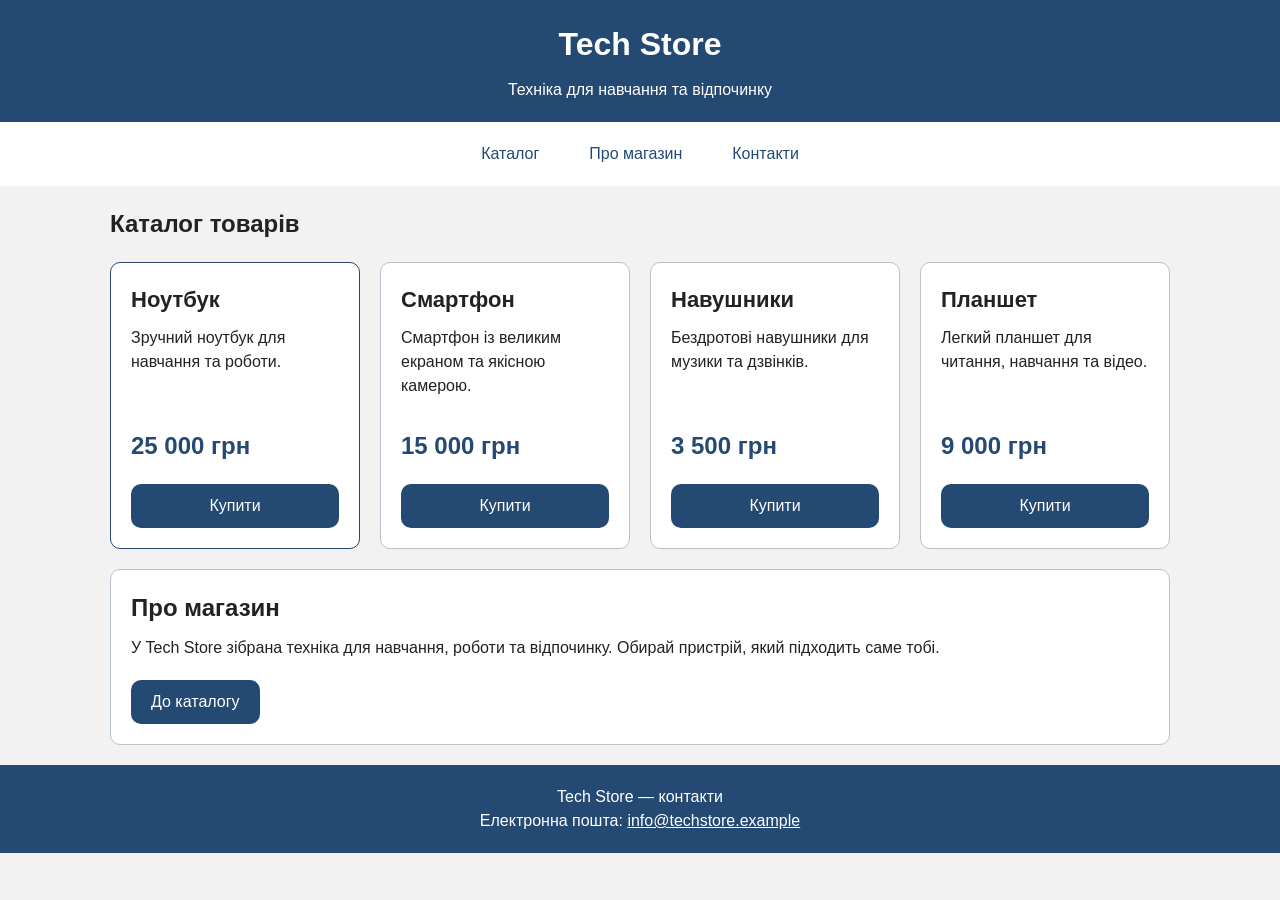
<file: Практична 8_робота_CSS_змінні_та_оптимізація_коду/index.html>
<!DOCTYPE html>
<html lang="uk">
<head>
  <meta charset="UTF-8">
  <meta name="viewport" content="width=device-width, initial-scale=1.0">
  <title>Tech Store — каталог товарів</title>
  <link rel="stylesheet" href="style.css">
  <!-- Для порівняння підключай original.css або style.min.css замість style.css. -->
</head>
<body>

  <header class="site-header">
    <h1 class="site-header__title">Tech Store</h1>
    <p class="site-header__description">Техніка для навчання та відпочинку</p>
  </header>

  <nav class="site-nav" aria-label="Головне меню">
    <a class="site-nav__link" href="#catalog">Каталог</a>
    <a class="site-nav__link" href="#about">Про магазин</a>
    <a class="site-nav__link" href="#contacts">Контакти</a>
  </nav>

  <main class="container">
    <section id="catalog">
      <h2 class="section-title">Каталог товарів</h2>

      <div class="products">
        <article class="card product product--featured">
          <h3 class="product__title">Ноутбук</h3>
          <p class="product__description">Зручний ноутбук для навчання та роботи.</p>
          <p class="product__price">25 000 грн</p>
          <button class="button product__button" type="button">Купити</button>
        </article>

        <article class="card product">
          <h3 class="product__title">Смартфон</h3>
          <p class="product__description">Смартфон із великим екраном та якісною камерою.</p>
          <p class="product__price">15 000 грн</p>
          <button class="button product__button" type="button">Купити</button>
        </article>

        <article class="card product">
          <h3 class="product__title">Навушники</h3>
          <p class="product__description">Бездротові навушники для музики та дзвінків.</p>
          <p class="product__price">3 500 грн</p>
          <button class="button product__button" type="button">Купити</button>
        </article>

        <article class="card product">
          <h3 class="product__title">Планшет</h3>
          <p class="product__description">Легкий планшет для читання, навчання та відео.</p>
          <p class="product__price">9 000 грн</p>
          <button class="button product__button" type="button">Купити</button>
        </article>
      </div>
    </section>

    <section class="card about" id="about">
      <h2 class="about__title">Про магазин</h2>
      <p class="about__text">У Tech Store зібрана техніка для навчання, роботи та відпочинку. Обирай пристрій, який підходить саме тобі.</p>
      <a class="button about__button" href="#catalog">До каталогу</a>
    </section>
  </main>

  <footer class="site-footer" id="contacts">
    <p class="site-footer__text">Tech Store — контакти</p>
    <p class="site-footer__text">Електронна пошта: <a class="site-footer__link" href="mailto:info@techstore.example">info@techstore.example</a></p>
  </footer>

</body>
</html>
</file>
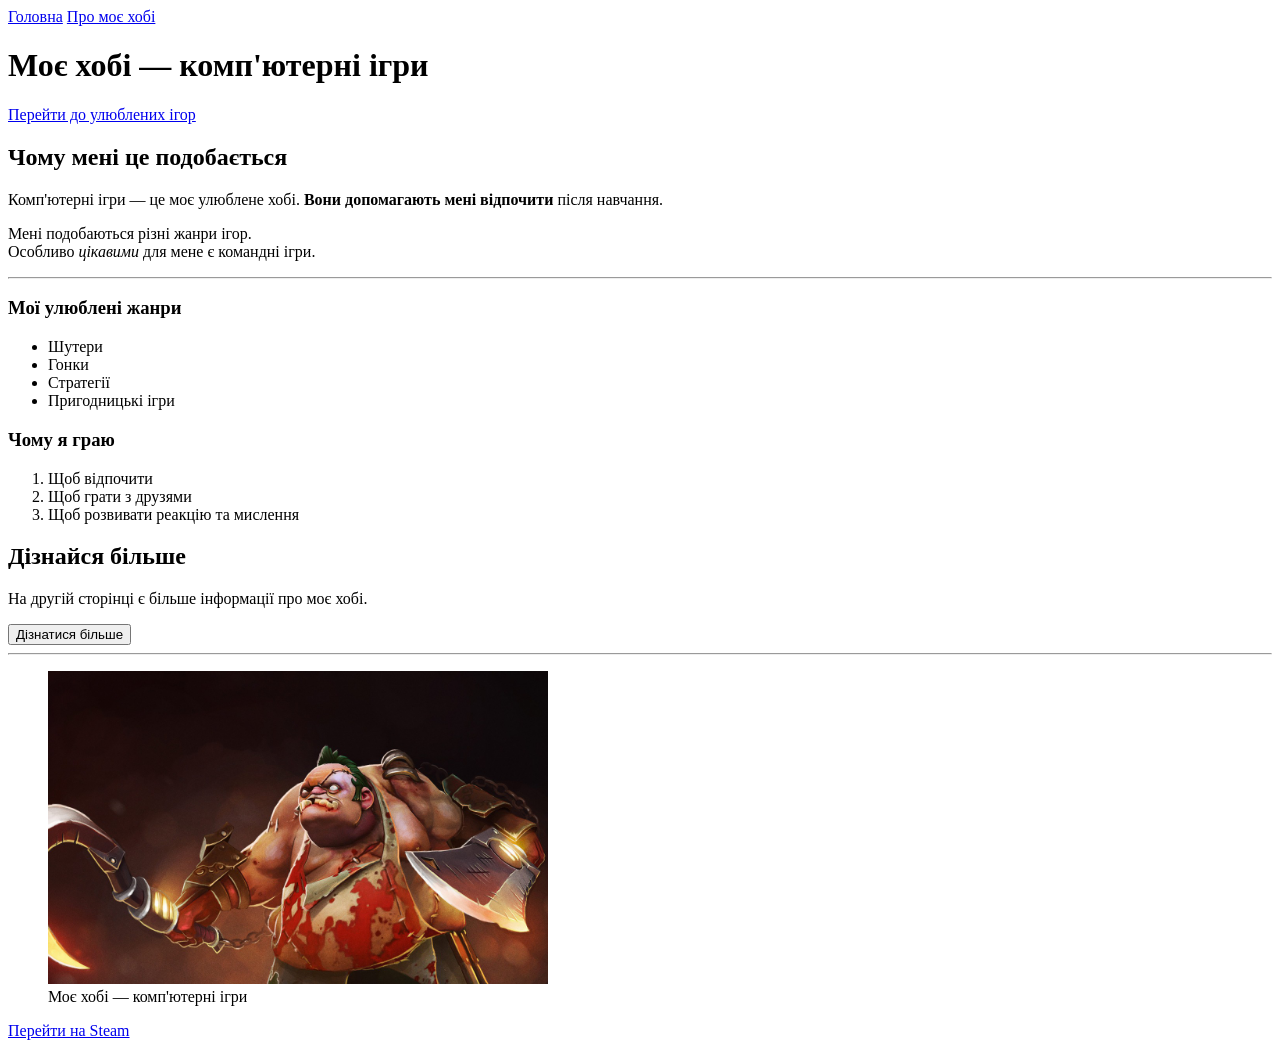
<file: Практична робота 3/index.html>
<!DOCTYPE html>
<html lang="uk">
<head>
    <meta charset="UTF-8">
    <meta name="viewport" content="width=device-width, initial-scale=1.0">
    <title>Моє хобі</title>
</head>
<body>

    <nav>
        <a href="index.html">Головна</a>
        <a href="info.html">Про моє хобі</a>
    </nav>

    <h1>Моє хобі — комп'ютерні ігри</h1>

    <a href="#games">Перейти до улюблених ігор</a>

    <h2>Чому мені це подобається</h2>

    <p>
        Комп'ютерні ігри — це моє улюблене хобі.
        <strong>Вони допомагають мені відпочити</strong>
        після навчання.
    </p>

    <p>
        Мені подобаються різні жанри ігор.<br>
        Особливо <em>цікавими</em> для мене є командні ігри.
    </p>

    <hr>

    <h3 id="games">Мої улюблені жанри</h3>

    <ul>
        <li>Шутери</li>
        <li>Гонки</li>
        <li>Стратегії</li>
        <li>Пригодницькі ігри</li>
    </ul>

    <h3>Чому я граю</h3>

    <ol>
        <li>Щоб відпочити</li>
        <li>Щоб грати з друзями</li>
        <li>Щоб розвивати реакцію та мислення</li>
    </ol>

    <div>
    <h2>Дізнайся більше</h2>
    <p>На другій сторінці є більше інформації про моє хобі.</p>

    <form action="info.html">
        <button type="submit">Дізнатися більше</button>
    </form>
</div>

    <hr>

    <figure>
        <img src="images/game.jpg"
             alt="Персонаж з комп'ютерної гри"
             width="500">

        <figcaption>
            Моє хобі — комп'ютерні ігри
        </figcaption>
    </figure>

    <p>
        <a href="https://store.steampowered.com/" target="_blank">
            Перейти на Steam
        </a>
    </p>

</body>
</html>
</file>
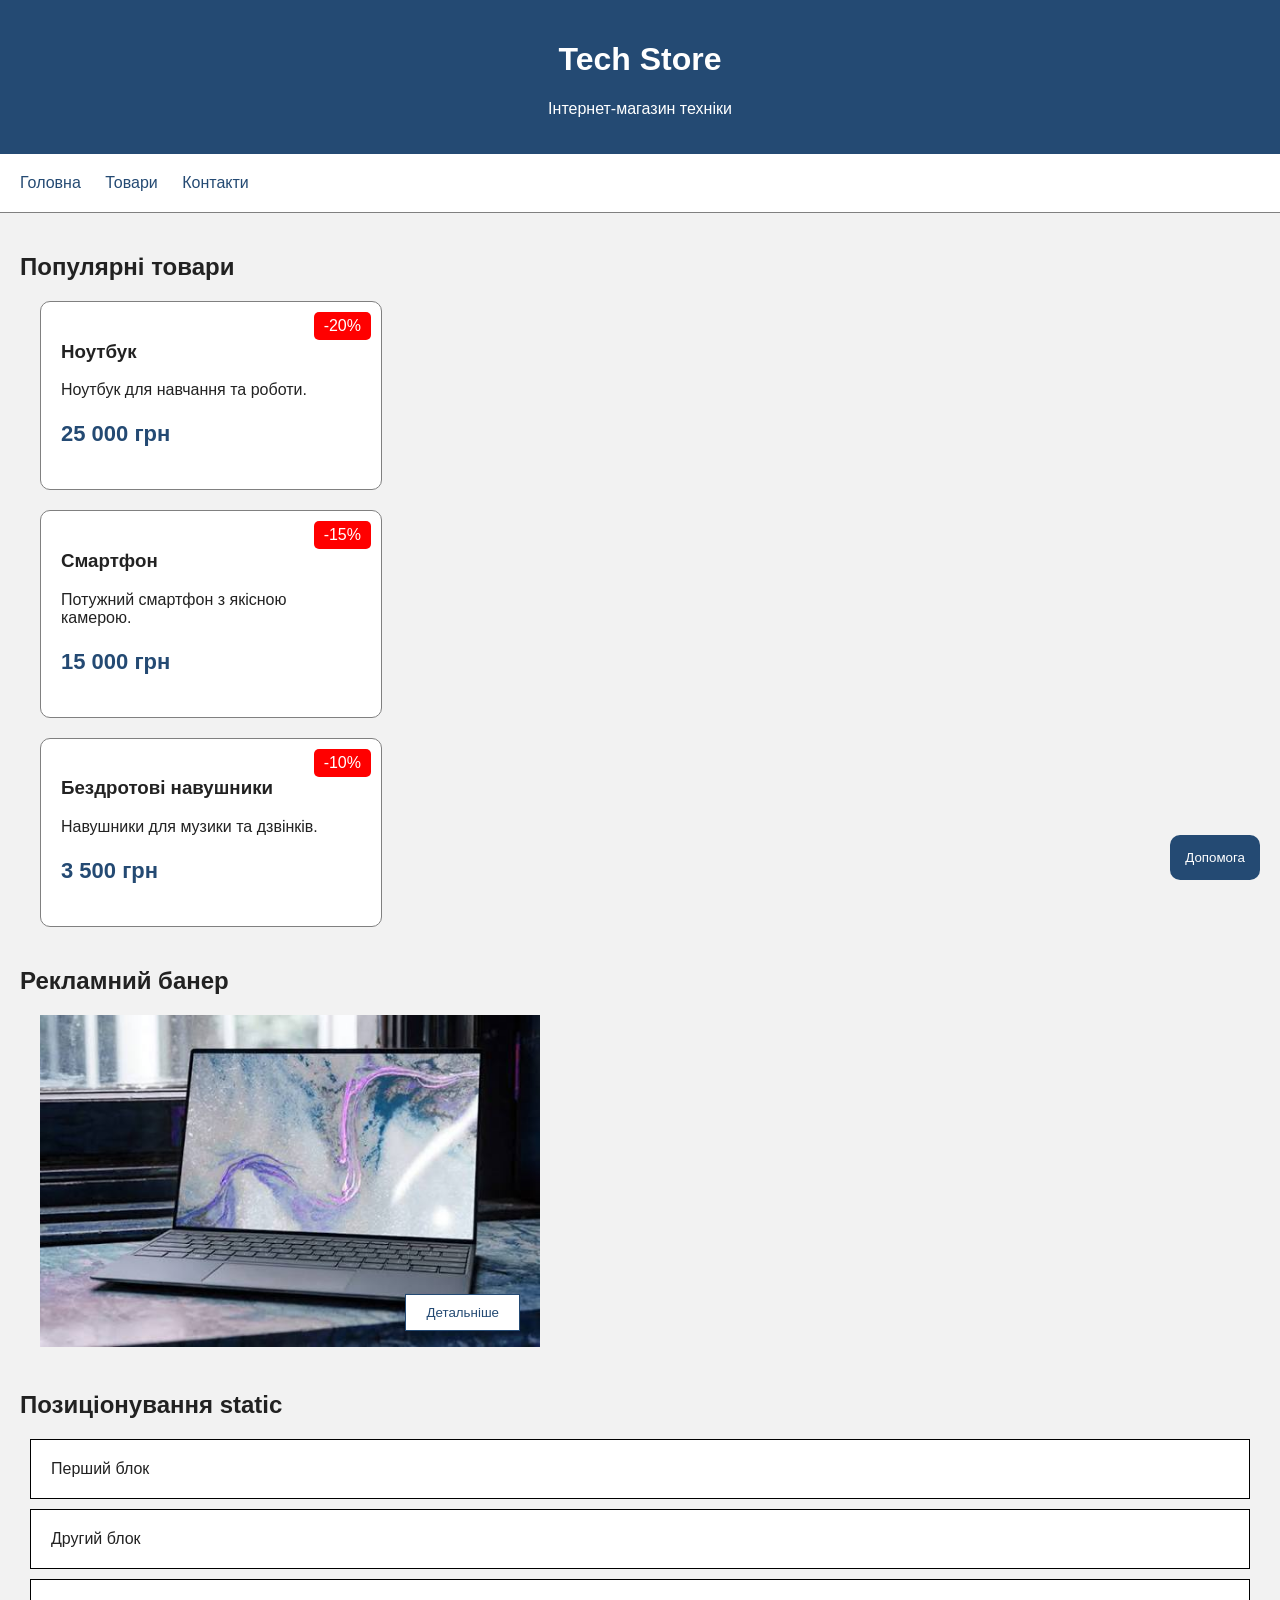
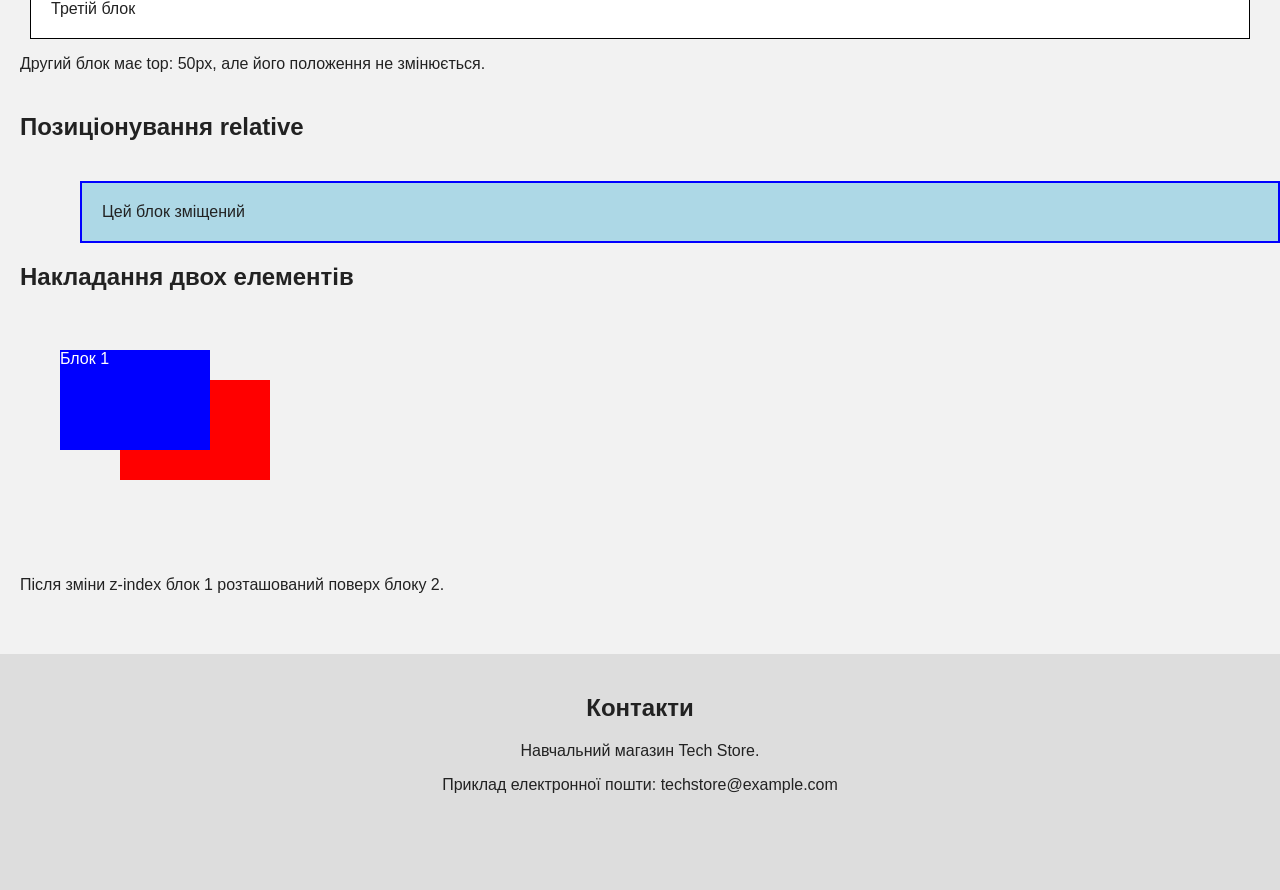
<file: Практична робота 5(1)/index.html>
<!DOCTYPE html>
<html lang="uk">
<head>
  <meta charset="UTF-8">
  <title>Інтернет-магазин Tech Store</title>
  <link rel="stylesheet" href="style.css">
</head>
<body>

  <header id="home">
    <h1>Tech Store</h1>
    <p>Інтернет-магазин техніки</p>
  </header>

  <nav class="menu">
    <a href="#home">Головна</a>
    <a href="#products">Товари</a>
    <a href="#contacts">Контакти</a>
  </nav>

  <main>
    <section id="products">
      <h2>Популярні товари</h2>

      <article class="product">
        <span class="discount">-20%</span>
        <h3>Ноутбук</h3>
        <p>Ноутбук для навчання та роботи.</p>
        <p class="price">25 000 грн</p>
      </article>

      <article class="product">
        <span class="discount">-15%</span>
        <h3>Смартфон</h3>
        <p>Потужний смартфон з якісною камерою.</p>
        <p class="price">15 000 грн</p>
      </article>

      <article class="product">
        <span class="discount">-10%</span>
        <h3>Бездротові навушники</h3>
        <p>Навушники для музики та дзвінків.</p>
        <p class="price">3 500 грн</p>
      </article>
    </section>

    <section>
      <h2>Рекламний банер</h2>

      <div class="banner">
        <img src="banner.jpg" alt="Акційна пропозиція магазину техніки">

        <button class="banner-button" type="button">
          Детальніше
        </button>
      </div>
    </section>

    <section>
      <h2>Позиціонування static</h2>

      <div class="static-box">
        Перший блок
      </div>

      <div class="static-box static-top">
        Другий блок
      </div>

      <div class="static-box">
        Третій блок
      </div>

      <p>Другий блок має top: 50px, але його положення не змінюється.</p>
    </section>

    <section>
      <h2>Позиціонування relative</h2>

      <div class="relative-box">
        Цей блок зміщений
      </div>
    </section>

    <section>
      <h2>Накладання двох елементів</h2>

      <div class="layers">
        <div class="box1">Блок 1</div>
        <div class="box2">Блок 2</div>
      </div>

      <p>Після зміни z-index блок 1 розташований поверх блоку 2.</p>
    </section>
  </main>

  <footer id="contacts">
    <h2>Контакти</h2>
    <p>Навчальний магазин Tech Store.</p>
    <p>Приклад електронної пошти: techstore@example.com</p>
  </footer>

  <button class="help" type="button">
    Допомога
  </button>

</body>
</html>
</file>
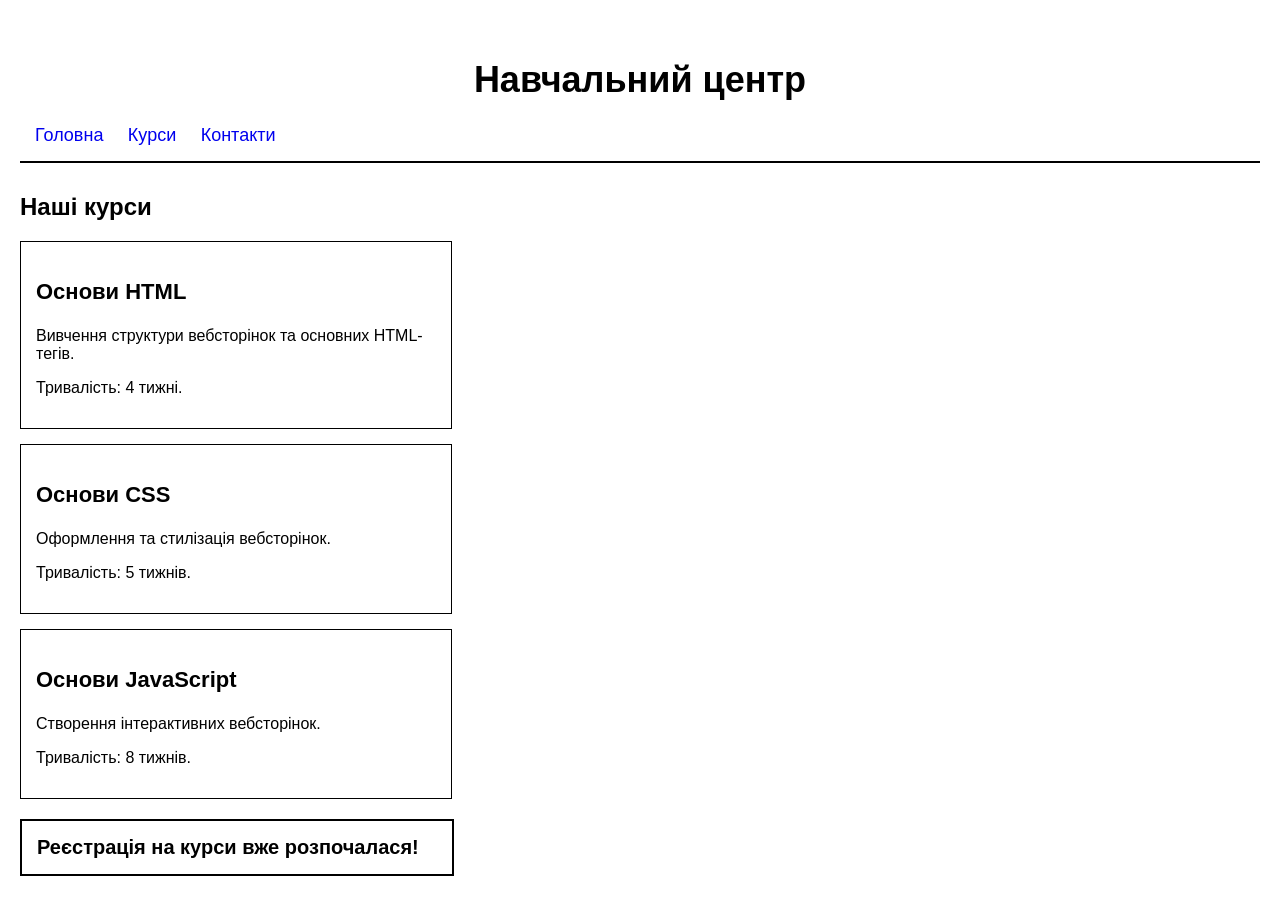
<file: Практична робота 5/index.html>
<!DOCTYPE html>
<html lang="uk">
<head>
    <meta charset="UTF-8">
    <meta name="viewport" content="width=device-width, initial-scale=1.0">
    <title>Навчальний центр</title>

    <link rel="stylesheet" href="style.css">
</head>

<body>

    <header>
        <h1 id="main-title">Навчальний центр</h1>

        <nav>
            <a href="#">Головна</a>
            <a href="#">Курси</a>
            <a href="#">Контакти</a>
        </nav>
    </header>

    <main>

        <h2>Наші курси</h2>

        <article class="card">
            <h3>Основи HTML</h3>
            <p>Вивчення структури вебсторінок та основних HTML-тегів.</p>
            <p>Тривалість: 4 тижні.</p>
        </article>

        <article class="card">
            <h3>Основи CSS</h3>
            <p>Оформлення та стилізація вебсторінок.</p>
            <p>Тривалість: 5 тижнів.</p>
        </article>

        <article class="card">
            <h3>Основи JavaScript</h3>
            <p>Створення інтерактивних вебсторінок.</p>
            <p>Тривалість: 8 тижнів.</p>
        </article>

        <p class="important">
            Реєстрація на курси вже розпочалася!
        </p>

    </main>

</body>
</html>
</file>
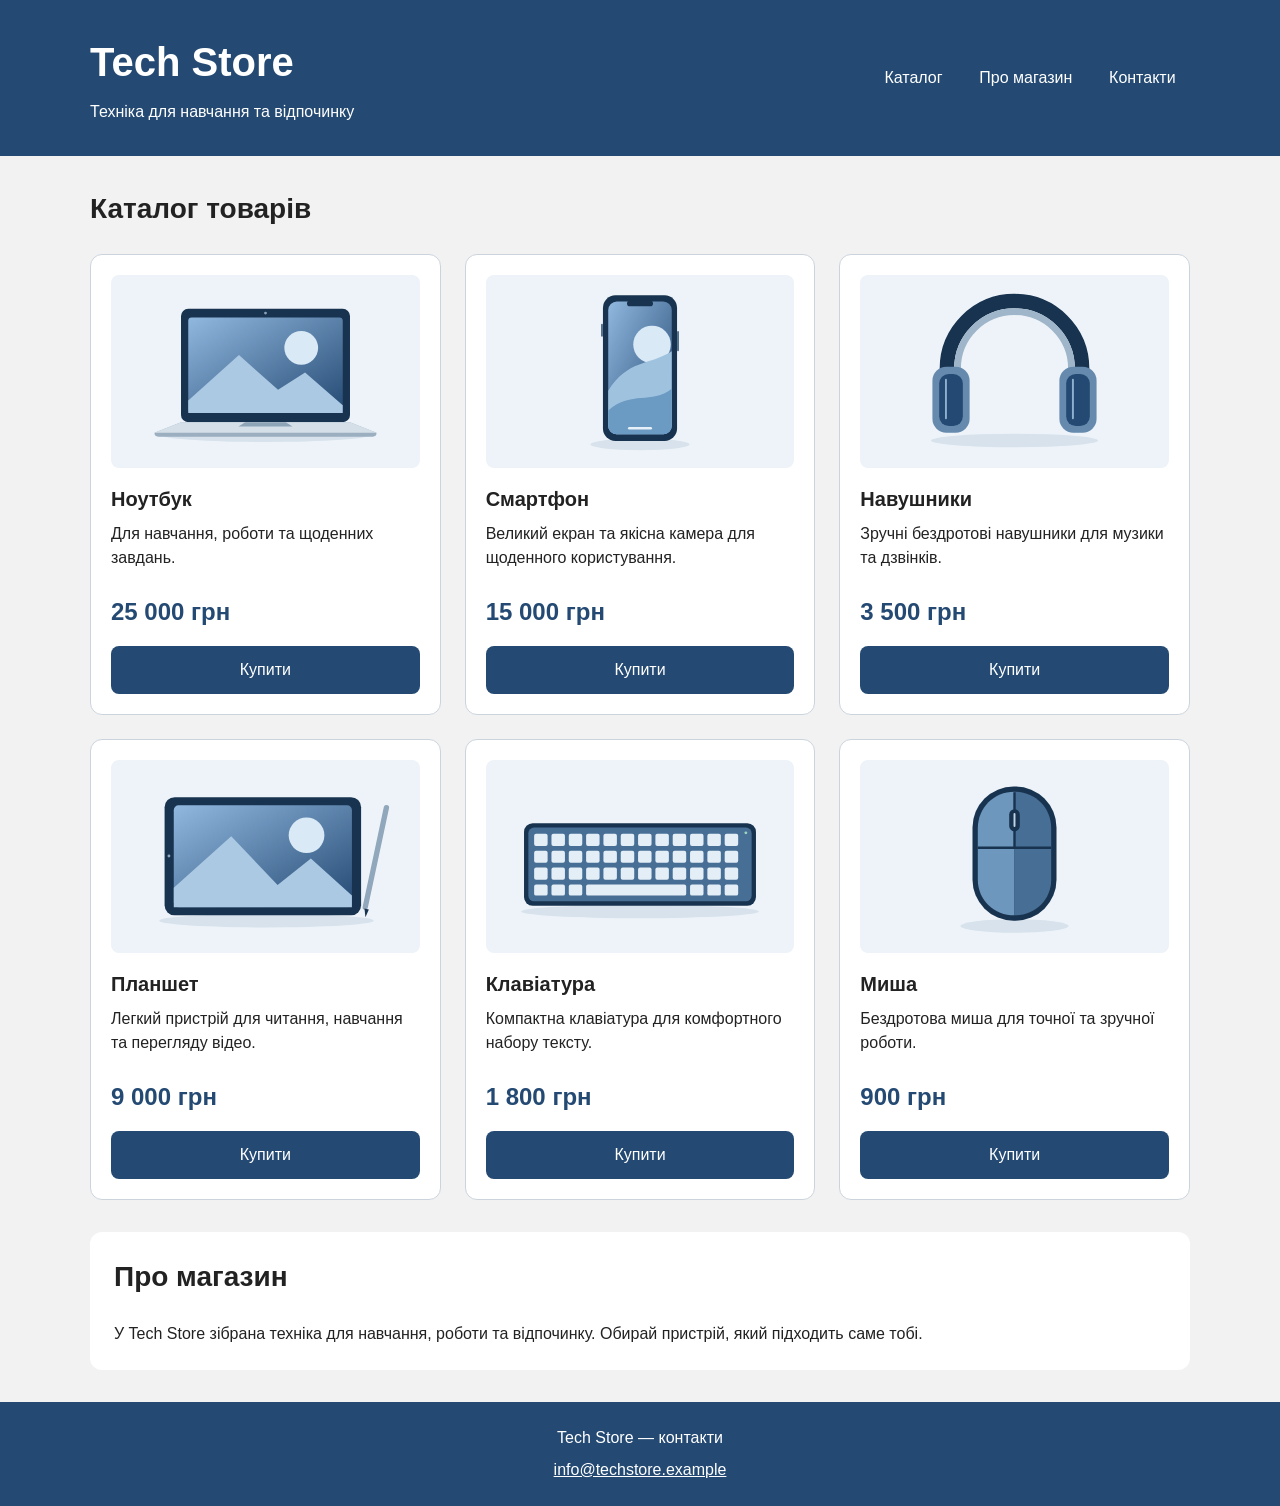
<file: Практична робота 9_Медіа-запити та адаптивний дизайн у CSS/index.html>
<!DOCTYPE html>
<html lang="uk">
<head>
  <meta charset="UTF-8">
  <meta name="viewport" content="width=device-width, initial-scale=1.0">
  <title>Tech Store — адаптивний інтернет-магазин</title>
  <link rel="stylesheet" href="style.css">
</head>
<body>

  <header class="site-header">
    <div class="container site-header__inner">
      <div>
        <h1 class="site-header__title">Tech Store</h1>
        <p class="site-header__description">Техніка для навчання та відпочинку</p>
      </div>

      <nav class="site-nav" aria-label="Головне меню">
        <a class="site-nav__link" href="#catalog">Каталог</a>
        <a class="site-nav__link" href="#about">Про магазин</a>
        <a class="site-nav__link" href="#contacts">Контакти</a>
      </nav>
    </div>
  </header>

  <main class="container main">
    <section id="catalog">
      <h2 class="section-title">Каталог товарів</h2>

      <div class="products">
        <article class="product">
          <img class="product__image" src="images/laptop.svg" width="640" height="400" alt="Відкритий ноутбук із синім екраном">
          <h3 class="product__title">Ноутбук</h3>
          <p class="product__description">Для навчання, роботи та щоденних завдань.</p>
          <p class="product__price">25 000 грн</p>
          <button class="button" type="button">Купити</button>
        </article>

        <article class="product">
          <img class="product__image" src="images/smartphone.svg" width="640" height="400" alt="Смартфон із великим сенсорним екраном">
          <h3 class="product__title">Смартфон</h3>
          <p class="product__description">Великий екран та якісна камера для щоденного користування.</p>
          <p class="product__price">15 000 грн</p>
          <button class="button" type="button">Купити</button>
        </article>

        <article class="product">
          <img class="product__image" src="images/headphones.svg" width="640" height="400" alt="Повнорозмірні бездротові навушники">
          <h3 class="product__title">Навушники</h3>
          <p class="product__description">Зручні бездротові навушники для музики та дзвінків.</p>
          <p class="product__price">3 500 грн</p>
          <button class="button" type="button">Купити</button>
        </article>

        <article class="product">
          <img class="product__image" src="images/tablet.svg" width="640" height="400" alt="Планшет зі стилусом">
          <h3 class="product__title">Планшет</h3>
          <p class="product__description">Легкий пристрій для читання, навчання та перегляду відео.</p>
          <p class="product__price">9 000 грн</p>
          <button class="button" type="button">Купити</button>
        </article>

        <article class="product">
          <img class="product__image" src="images/keyboard.svg" width="640" height="400" alt="Компактна клавіатура зі світлими клавішами">
          <h3 class="product__title">Клавіатура</h3>
          <p class="product__description">Компактна клавіатура для комфортного набору тексту.</p>
          <p class="product__price">1 800 грн</p>
          <button class="button" type="button">Купити</button>
        </article>

        <article class="product">
          <img class="product__image" src="images/mouse.svg" width="640" height="400" alt="Бездротова комп'ютерна миша з коліщатком">
          <h3 class="product__title">Миша</h3>
          <p class="product__description">Бездротова миша для точної та зручної роботи.</p>
          <p class="product__price">900 грн</p>
          <button class="button" type="button">Купити</button>
        </article>
      </div>
    </section>

    <section class="about" id="about">
      <h2 class="section-title">Про магазин</h2>
      <p class="about__text">У Tech Store зібрана техніка для навчання, роботи та відпочинку. Обирай пристрій, який підходить саме тобі.</p>
    </section>
  </main>

  <footer class="site-footer" id="contacts">
    <div class="container">
      <p class="site-footer__text">Tech Store — контакти</p>
      <a class="site-footer__link" href="mailto:info@techstore.example">info@techstore.example</a>
    </div>
  </footer>

</body>
</html>
</file>
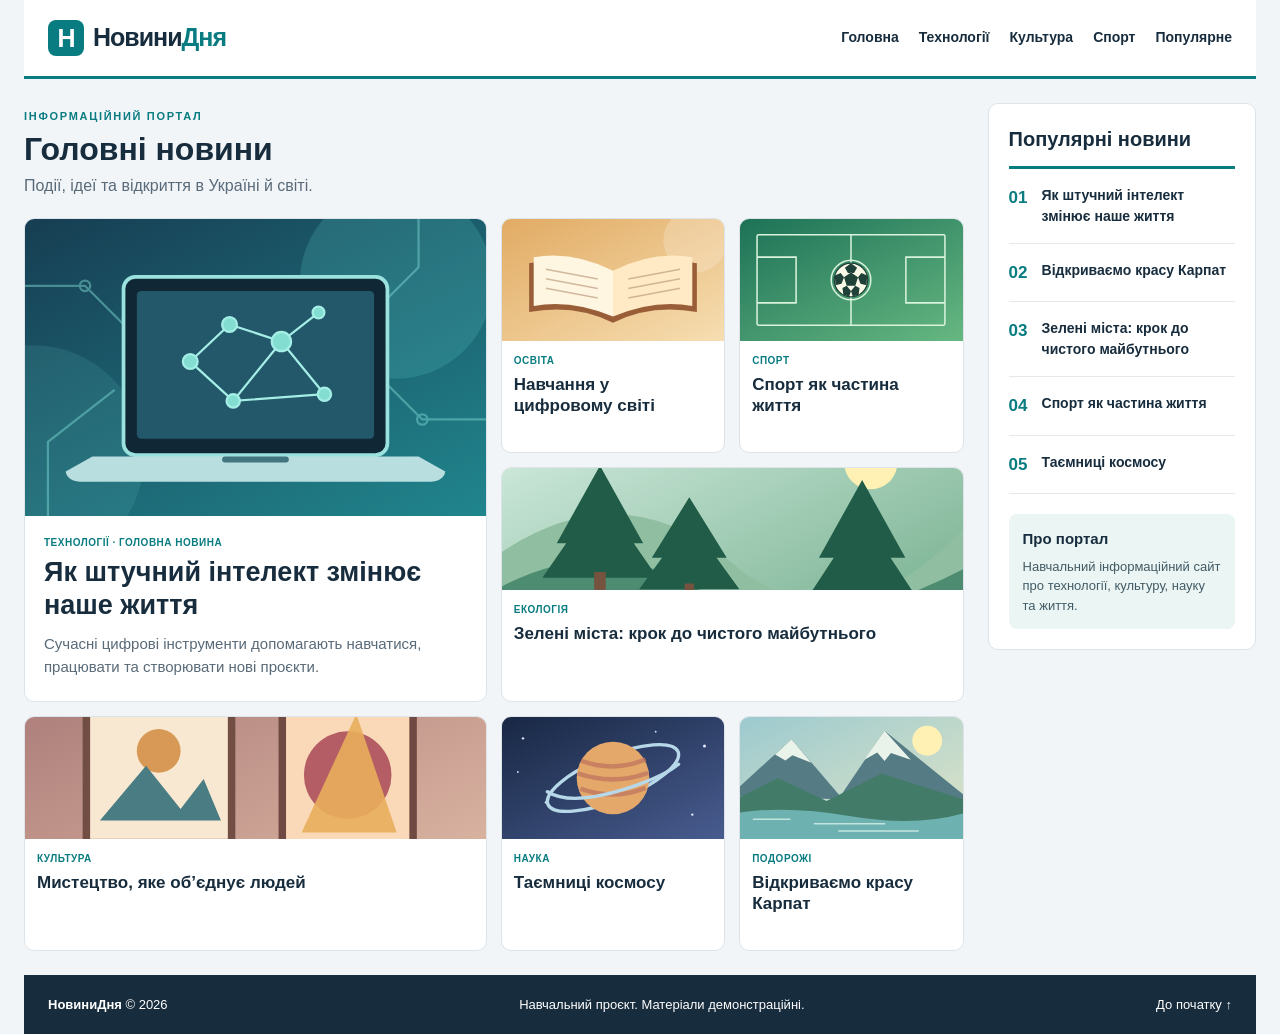
<file: Практична робота10_ Практика створення багатовимірного макету на CSS Grid/index.html>
<!DOCTYPE html>
<html lang="uk">
<head>
    <meta charset="UTF-8">
    <meta name="viewport" content="width=device-width, initial-scale=1.0">
    <title>Новини Дня — інформаційний портал</title>
    <link rel="stylesheet" href="style.css">
</head>
<body class="layout" id="top">
    <header class="header">
        <a class="logo" href="#top"><span class="logo-mark">Н</span> Новини<span class="accent">Дня</span></a>
        <nav aria-label="Головне меню">
            <a href="#news">Головна</a>
            <a href="#technology">Технології</a>
            <a href="#culture">Культура</a>
            <a href="#sport">Спорт</a>
            <a href="#popular">Популярне</a>
        </nav>
    </header>

    <main class="main" id="news">
        <div class="section-heading">
            <span class="eyebrow">ІНФОРМАЦІЙНИЙ ПОРТАЛ</span>
            <h1>Головні новини</h1>
            <p>Події, ідеї та відкриття в Україні й світі.</p>
        </div>
        <section class="news-grid" aria-label="Останні новини">
            <article class="news-card featured" id="technology">
                <img src="images/technology.svg" alt="Ноутбук і цифрові технології">
                <div class="news-content">
                    <span class="category">Технології · Головна новина</span>
                    <h2>Як штучний інтелект змінює наше життя</h2>
                    <p>Сучасні цифрові інструменти допомагають навчатися, працювати та створювати нові проєкти.</p>
                </div>
            </article>
            <article class="news-card" id="education">
                <img src="images/education.svg" alt="Відкриті книжки">
                <div class="news-content">
                    <span class="category">Освіта</span>
                    <h2>Навчання у цифровому світі</h2>
                </div>
            </article>
            <article class="news-card" id="sport">
                <img src="images/sport.svg" alt="Футбольне поле та м'яч">
                <div class="news-content">
                    <span class="category">Спорт</span>
                    <h2>Спорт як частина життя</h2>
                </div>
            </article>
            <article class="news-card wide" id="eco">
                <img src="images/eco.svg" alt="Зелені дерева та пагорби">
                <div class="news-content">
                    <span class="category">Екологія</span>
                    <h2>Зелені міста: крок до чистого майбутнього</h2>
                </div>
            </article>
            <article class="news-card wide" id="culture">
                <img src="images/culture.svg" alt="Картини у виставковій залі">
                <div class="news-content">
                    <span class="category">Культура</span>
                    <h2>Мистецтво, яке об’єднує людей</h2>
                </div>
            </article>
            <article class="news-card" id="science">
                <img src="images/science.svg" alt="Планета та орбіта">
                <div class="news-content">
                    <span class="category">Наука</span>
                    <h2>Таємниці космосу</h2>
                </div>
            </article>
            <article class="news-card" id="travel">
                <img src="images/travel.svg" alt="Гори, озеро та сонце">
                <div class="news-content">
                    <span class="category">Подорожі</span>
                    <h2>Відкриваємо красу Карпат</h2>
                </div>
            </article>
        </section>
    </main>

    <aside class="sidebar" id="popular">
        <h2>Популярні новини</h2>
        <ol class="popular-list">
            <li><a href="#technology">Як штучний інтелект змінює наше життя</a></li>
            <li><a href="#travel">Відкриваємо красу Карпат</a></li>
            <li><a href="#eco">Зелені міста: крок до чистого майбутнього</a></li>
            <li><a href="#sport">Спорт як частина життя</a></li>
            <li><a href="#science">Таємниці космосу</a></li>
        </ol>
        <div class="about">
            <h3>Про портал</h3>
            <p>Навчальний інформаційний сайт про технології, культуру, науку та життя.</p>
        </div>
    </aside>

    <footer class="footer">
        <p><strong>НовиниДня</strong> © 2026</p>
        <p>Навчальний проєкт. Матеріали демонстраційні.</p>
        <a href="#top">До початку ↑</a>
    </footer>
</body>
</html>
</file>
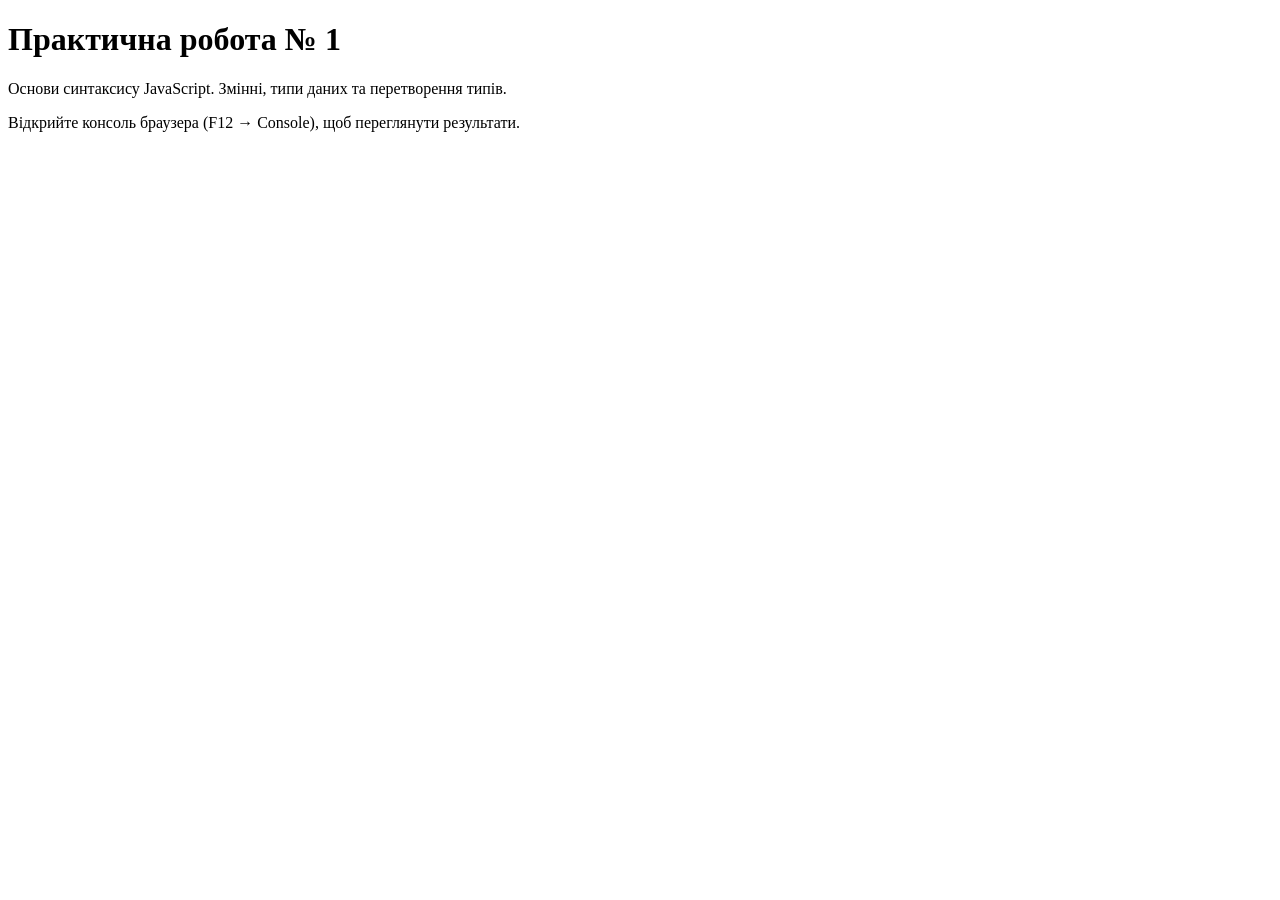
<file: Практична_робота11_JavaScript_змінні_та_типи/index.html>
<!DOCTYPE html>
<html lang="uk">
<head>
    <meta charset="UTF-8">
    <meta name="viewport" content="width=device-width, initial-scale=1.0">
    <title>Практична робота № 1 — JavaScript</title>
    <script src="script.js" defer></script>
</head>
<body>
    <h1>Практична робота № 1</h1>
    <p>Основи синтаксису JavaScript. Змінні, типи даних та перетворення типів.</p>
    <p>Відкрийте консоль браузера (F12 → Console), щоб переглянути результати.</p>
</body>
</html>
</file>
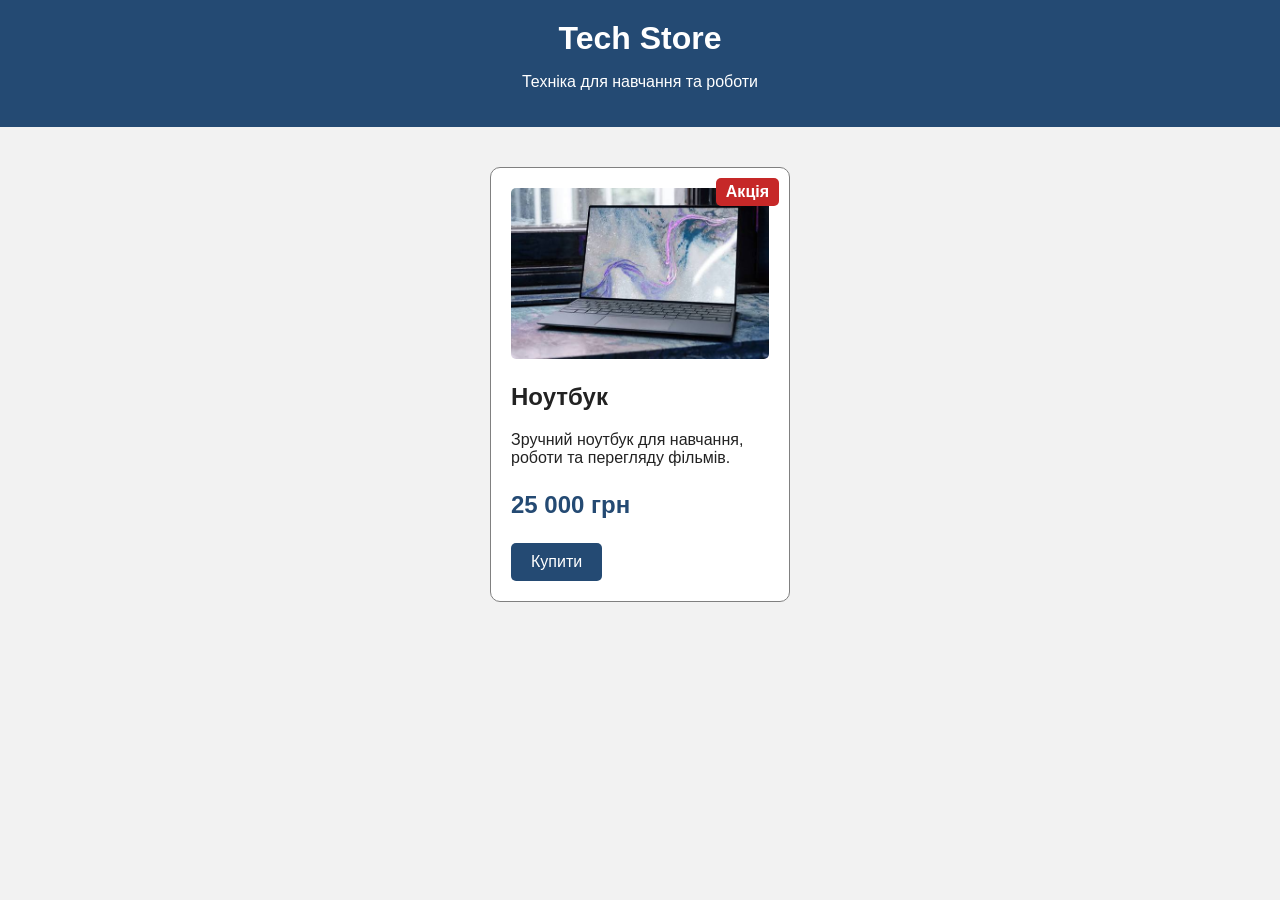
<file: Практична_Трансформації_переходи_та_анімації/index.html>
<!DOCTYPE html>
<html lang="uk">
<head>
  <meta charset="UTF-8">
  <meta name="viewport" content="width=device-width, initial-scale=1.0">
  <title>Картка товару</title>
  <link rel="stylesheet" href="style.css">
</head>
<body>

  <header>
    <h1>Tech Store</h1>
    <p>Техніка для навчання та роботи</p>
  </header>

  <main>
    <div class="product-container">

      <article class="product">
        <span class="sale">Акція</span>

        <img src="banner.jpg" alt="Ноутбук">

        <h2>Ноутбук</h2>

        <p>
          Зручний ноутбук для навчання,
          роботи та перегляду фільмів.
        </p>

        <p class="price">25 000 грн</p>

        <button class="buy-button" type="button">
          Купити
        </button>
      </article>

    </div>
  </main>

</body>
</html>
</file>
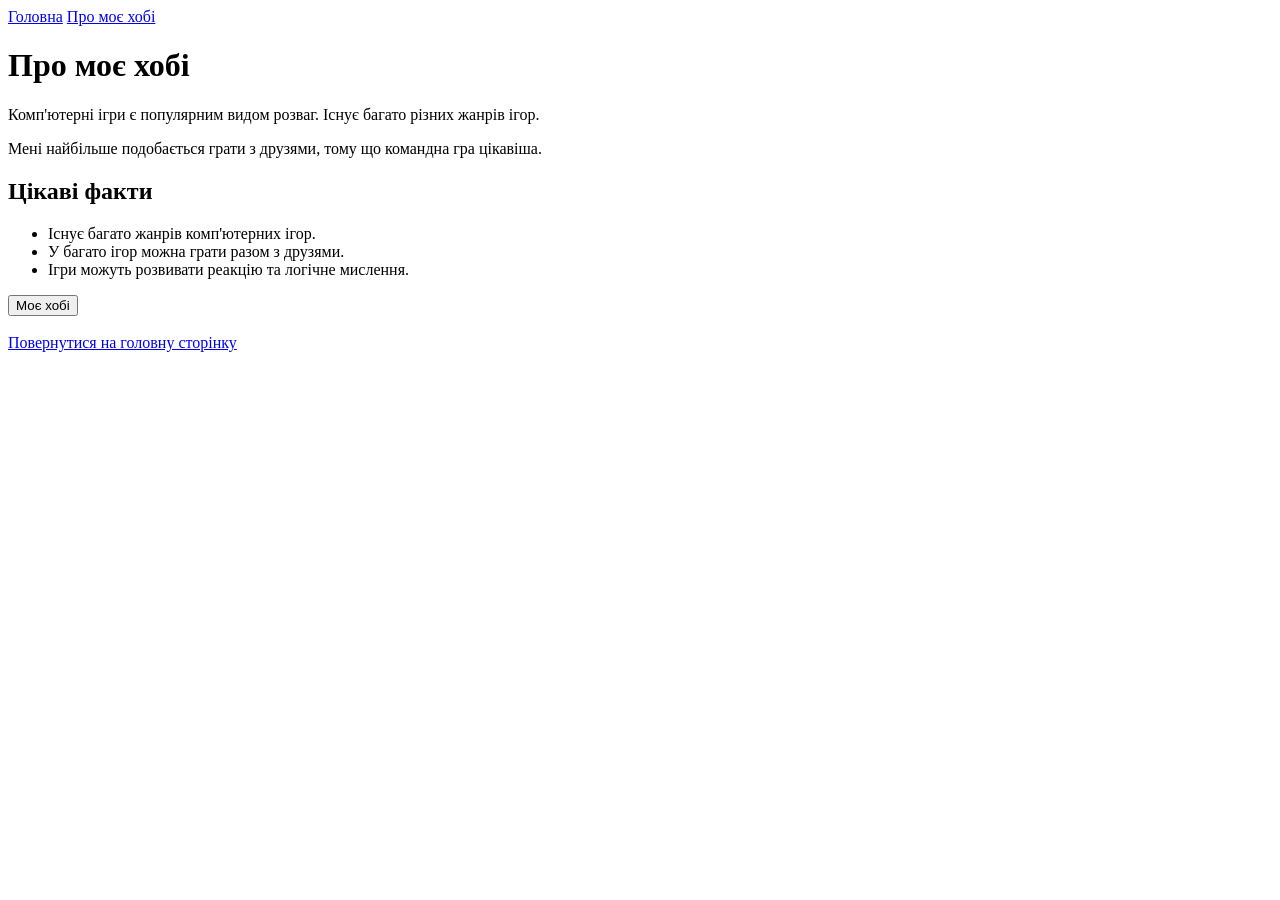
<file: Практична робота 3/info.html>
<!DOCTYPE html>
<html lang="uk">
<head>
    <meta charset="UTF-8">
    <meta name="viewport" content="width=device-width, initial-scale=1.0">
    <title>Про моє хобі</title>
</head>
<body>

    <nav>
        <a href="index.html">Головна</a>
        <a href="info.html">Про моє хобі</a>
    </nav>

    <h1>Про моє хобі</h1>

    <p>
        Комп'ютерні ігри є популярним видом розваг.
        Існує багато різних жанрів ігор.
    </p>

    <p>
        Мені найбільше подобається грати з друзями,
        тому що командна гра цікавіша.
    </p>

    <h2>Цікаві факти</h2>

    <ul>
        <li>Існує багато жанрів комп'ютерних ігор.</li>
        <li>У багато ігор можна грати разом з друзями.</li>
        <li>Ігри можуть розвивати реакцію та логічне мислення.</li>
    </ul>

    <button>Моє хобі</button>

    <br><br>

    <a href="index.html">Повернутися на головну сторінку</a>

</body>
</html>
</file>
<file: Практична 8_робота_CSS_змінні_та_оптимізація_коду/style.css>
/* CSS-змінні для всієї сторінки. */
:root {
  --primary-color: #244a73;
  --hover-color: #18334f;
  --background-color: #f2f2f2;
  --surface-color: #ffffff;
  --text-color: #222222;
  --border-color: #b8c2cc;
  --spacing: 20px;
  --small-spacing: 10px;
  --radius: 10px;
  --font-size: 16px;
  --card-title-size: 22px;
  --large-font-size: 24px;
  --content-width: 1100px;
  --transition-time: 0.3s;
}

* {
  box-sizing: border-box;
}

body {
  margin: 0;
  font-family: Arial, sans-serif;
  font-size: var(--font-size);
  line-height: 1.5;
  background-color: var(--background-color);
  color: var(--text-color);
}

/* Однакове оформлення шапки та підвалу об'єднано. */
.site-header,
.site-footer {
  padding: var(--spacing);
  background-color: var(--primary-color);
  color: var(--surface-color);
  text-align: center;
}

.site-header__title {
  margin: 0;
  font-size: 32px;
}

.site-header__description {
  margin: var(--small-spacing) 0 0;
}

.site-nav {
  display: flex;
  flex-wrap: wrap;
  justify-content: center;
  gap: var(--small-spacing);
  padding: var(--small-spacing);
  background-color: var(--surface-color);
}

.site-nav__link {
  padding: var(--small-spacing) var(--spacing);
  border-radius: var(--radius);
  color: var(--primary-color);
  text-decoration: none;
  transition: background-color var(--transition-time), color var(--transition-time);
}

.site-nav__link:hover,
.site-nav__link:focus-visible {
  background-color: var(--primary-color);
  color: var(--surface-color);
}

.container {
  max-width: var(--content-width);
  margin: 0 auto;
  padding: var(--spacing);
}

.section-title {
  margin: 0 0 var(--spacing);
  font-size: var(--large-font-size);
}

.products {
  display: grid;
  grid-template-columns: repeat(4, 1fr);
  gap: var(--spacing);
}

/* Спільне оформлення товарів і блока «Про магазин». */
.card {
  padding: var(--spacing);
  border: 1px solid var(--border-color);
  border-radius: var(--radius);
  background-color: var(--surface-color);
}

/* BEM: product — блок, product__title — елемент,
   product--featured — модифікатор виділеної картки. */
.product {
  display: flex;
  flex-direction: column;
  transition: transform var(--transition-time), border-color var(--transition-time);
}

.product:hover {
  transform: translateY(-5px);
  border-color: var(--primary-color);
}

.product--featured {
  border-color: var(--primary-color);
}

.product__title {
  margin: 0 0 var(--small-spacing);
  font-size: var(--card-title-size);
}

.product__description,
.about__text {
  margin: 0 0 var(--spacing);
}

.product__price {
  margin: auto 0 var(--spacing);
  padding-top: var(--small-spacing);
  color: var(--primary-color);
  font-size: var(--large-font-size);
  font-weight: bold;
}

/* Спільний клас для кнопок товарів і посилання «До каталогу». */
.button {
  display: inline-block;
  padding: var(--small-spacing) var(--spacing);
  border: none;
  border-radius: var(--radius);
  background-color: var(--primary-color);
  color: var(--surface-color);
  font: inherit;
  text-align: center;
  text-decoration: none;
  cursor: pointer;
  transition: background-color var(--transition-time), transform var(--transition-time);
}

.button:hover,
.button:focus-visible {
  background-color: var(--hover-color);
  transform: scale(1.03);
}

.about {
  margin-top: var(--spacing);
}

.about__title {
  margin: 0 0 var(--small-spacing);
  font-size: var(--large-font-size);
}

.site-footer__text {
  margin: 0;
}

.site-footer__link {
  color: inherit;
}

/* Планшети: дві колонки. */
@media (max-width: 900px) {
  .products {
    grid-template-columns: repeat(2, 1fr);
  }
}

/* Смартфони: одна колонка. */
@media (max-width: 600px) {
  .products {
    grid-template-columns: 1fr;
  }
}
</file>
<file: Практична робота 5(1)/style.css>
/* Загальне оформлення */

body {
  margin: 0;
  font-family: Arial, sans-serif;
  background-color: #f2f2f2;
  color: #222222;
}

header {
  background-color: #244a73;
  color: white;
  padding: 20px;
  text-align: center;
}

main {
  padding: 20px;
}

section {
  margin-bottom: 40px;
}

footer {
  background-color: #dddddd;
  padding: 20px;
  padding-bottom: 80px;
  text-align: center;
}

/* Sticky: меню прилипає до верхнього краю */

.menu {
  position: sticky;
  top: 0;
  z-index: 100;

  background-color: white;
  padding: 20px;
  border-bottom: 1px solid gray;
}

.menu a {
  margin-right: 20px;
  color: #244a73;
  text-decoration: none;
}

/* Relative: картка є контейнером для знижки */

.product {
  position: relative;

  width: 300px;
  border: 1px solid gray;
  border-radius: 10px;

  padding: 20px;
  margin: 20px;

  background-color: white;
}

.price {
  color: #244a73;
  font-size: 22px;
  font-weight: bold;
}

/* Absolute: знижка в куті картки */

.discount {
  position: absolute;
  top: 10px;
  right: 10px;

  background-color: red;
  color: white;

  padding: 5px 10px;
  border-radius: 5px;
}

/* Кнопка поверх зображення */

.banner {
  position: relative;
  width: 500px;
  margin: 20px;
}

.banner img {
  width: 100%;
}

.banner-button {
  position: absolute;
  right: 20px;
  bottom: 20px;

  padding: 10px 20px;
  background-color: white;
  color: #244a73;
  border: 1px solid #244a73;
}

/* Static: звичайне розташування блоків */

.static-box {
  position: static;

  border: 1px solid black;
  padding: 20px;
  margin: 10px;

  background-color: white;
}

.static-top {
  top: 50px;
}

/* Для position: static властивість top не переміщує елемент */

/* Relative: зміщення вниз і праворуч */

.relative-box {
  position: relative;
  top: 20px;
  left: 40px;

  border: 2px solid blue;
  padding: 20px;
  margin: 20px;

  background-color: lightblue;
}

/* Контейнер для двох блоків */

.layers {
  position: relative;
  height: 250px;
}

/* Спочатку було z-index: 1 */

.box1 {
  position: absolute;
  top: 40px;
  left: 40px;

  width: 150px;
  height: 100px;

  z-index: 2;

  background-color: blue;
  color: white;
}

/* Спочатку було z-index: 2 */

.box2 {
  position: absolute;
  top: 70px;
  left: 100px;

  width: 150px;
  height: 100px;

  z-index: 1;

  background-color: red;
  color: white;
}

/* Fixed: кнопка залишається в куті екрана */

.help {
  position: fixed;
  right: 20px;
  bottom: 20px;

  z-index: 200;

  padding: 15px;
  border: none;
  border-radius: 10px;

  background-color: #244a73;
  color: white;
}
</file>
<file: Практична робота 5/style.css>
body {
    font-family: Arial, sans-serif;
    margin: 20px;
}

header {
    border-bottom: 2px solid black;
    padding: 15px;
}

#main-title {
    font-size: 36px;
    text-align: center;
}

nav {
    margin-top: 15px;
}

nav a {
    margin-right: 20px;
    text-decoration: none;
    font-size: 18px;
}

main {
    margin-top: 30px;
}

.card {
    border: 1px solid black;
    padding: 15px;
    margin-bottom: 15px;
    width: 400px;
}

.card h3 {
    font-size: 22px;
}

.important {
    border: 2px solid black;
    padding: 15px;
    font-weight: bold;
    font-size: 20px;
    width: 400px;
}
</file>
<file: Практична робота 9_Медіа-запити та адаптивний дизайн у CSS/style.css>
/* Базові стилі для комп'ютерів: ширина екрана понад 900 px. */
* {
  box-sizing: border-box;
}

body {
  margin: 0;
  font-family: Arial, sans-serif;
  font-size: 1rem;
  line-height: 1.5;
  color: #222222;
  background-color: #f2f2f2;
}

/* Відносна ширина контейнера з обмеженням максимального розміру. */
.container {
  width: 90%;
  max-width: 1100px;
  margin: 0 auto;
}

.site-header,
.site-footer {
  background-color: #244a73;
  color: white;
}

.site-header {
  padding: 2rem 0;
}

.site-header__inner {
  display: flex;
  align-items: center;
  justify-content: space-between;
  gap: 2rem;
}

.site-header__title {
  margin: 0;
  font-size: 2.5rem;
}

.site-header__description {
  margin: 0.5rem 0 0;
}

/* Flexbox для горизонтального меню. */
.site-nav {
  display: flex;
  flex-wrap: wrap;
  gap: 0.5rem;
}

.site-nav__link {
  display: block;
  padding: 0.65rem 0.9rem;
  border-radius: 0.5rem;
  color: white;
  text-decoration: none;
  transition: background-color 0.3s;
}

.site-nav__link:hover,
.site-nav__link:focus-visible {
  background-color: #18334f;
}

.main {
  padding: 2rem 0;
}

.section-title {
  margin: 0 0 1.5rem;
  font-size: 1.75rem;
}

/* CSS Grid: три колонки на комп'ютері. */
.products {
  display: grid;
  grid-template-columns: repeat(3, 1fr);
  gap: 1.5rem;
}

.product {
  display: flex;
  flex-direction: column;
  min-width: 0;
  padding: 1.25rem;
  border: 1px solid #cbd4dd;
  border-radius: 0.75rem;
  background-color: white;
  transition: transform 0.3s, border-color 0.3s;
}

.product:hover {
  transform: translateY(-4px);
  border-color: #244a73;
}

/* Зображення змінює ширину та зберігає пропорції. */
.product__image {
  display: block;
  width: 100%;
  max-width: 100%;
  height: auto;
  margin-bottom: 1rem;
  border-radius: 0.5rem;
}

.product__title {
  margin: 0 0 0.5rem;
  font-size: 1.25rem;
}

.product__description {
  margin: 0 0 1rem;
}

.product__price {
  margin: auto 0 1rem;
  padding-top: 0.5rem;
  color: #244a73;
  font-size: 1.5rem;
  font-weight: bold;
}

.button {
  padding: 0.75rem 1rem;
  border: none;
  border-radius: 0.5rem;
  background-color: #244a73;
  color: white;
  font: inherit;
  cursor: pointer;
  transition: background-color 0.3s, transform 0.3s;
}

.button:hover,
.button:focus-visible {
  background-color: #18334f;
  transform: scale(1.02);
}

.about {
  margin-top: 2rem;
  padding: 1.5rem;
  border-radius: 0.75rem;
  background-color: white;
}

.about__text {
  margin: 0;
}

.site-footer {
  padding: 1.5rem 0;
  text-align: center;
}

.site-footer__text {
  margin: 0 0 0.5rem;
}

.site-footer__link {
  color: white;
}

a:focus-visible,
button:focus-visible {
  outline: 3px solid #f0a41c;
  outline-offset: 3px;
}

/* Планшети: 601–900 px. На менших екранах частину стилів змінить наступний запит. */
@media (max-width: 900px) {
  .products {
    grid-template-columns: repeat(2, 1fr);
  }

  .site-header__title {
    font-size: 2rem;
  }

  .site-header__inner {
    gap: 1rem;
  }
}

/* Смартфони: до 600 px включно. */
@media (max-width: 600px) {
  .site-header {
    padding: 1.25rem 0;
    text-align: center;
  }

  .site-header__inner {
    flex-direction: column;
    align-items: stretch;
  }

  .site-header__title {
    font-size: 1.75rem;
  }

  .site-nav {
    flex-direction: column;
  }

  .main {
    padding: 1.25rem 0;
  }

  .section-title {
    margin-bottom: 1rem;
    font-size: 1.5rem;
  }

  .products {
    grid-template-columns: 1fr;
    gap: 1rem;
  }

  .product {
    padding: 1rem;
  }

  .product__title {
    font-size: 1.125rem;
  }

  .about {
    margin-top: 1.25rem;
    padding: 1rem;
  }
}
</file>
<file: Практична робота10_ Практика створення багатовимірного макету на CSS Grid/style.css>
* { box-sizing: border-box; }
html { scroll-behavior: smooth; }
body {
    margin: 0 auto;
    max-width: 1440px;
    padding: 0 24px;
    font-family: Arial, sans-serif;
    color: #172c3d;
    background: #f2f5f8;
    line-height: 1.5;
}
a { color: inherit; text-decoration: none; }
a:hover { color: #087c80; }
/* Основний макет сторінки та його іменовані області */
.layout {
    display: grid;
    grid-template-columns: minmax(0, 3.5fr) minmax(220px, 1fr);
    grid-template-rows: auto 1fr auto;
    grid-template-areas:
        "header header"
        "main sidebar"
        "footer footer";
    gap: 24px;
    min-height: 100vh;
}
.header {
    grid-area: header;
    display: flex;
    justify-content: space-between;
    align-items: center;
    flex-wrap: wrap;
    gap: 18px;
    padding: 19px 24px;
    background: #fff;
    border-bottom: 3px solid #087c80;
}
.logo { display: flex; align-items: center; font-size: 25px; font-weight: bold; letter-spacing: -1px; }
.logo-mark { display: grid; place-items: center; width: 36px; height: 36px; margin-right: 9px; background: #087c80; color: white; border-radius: 8px; }
.accent { color: #087c80; }
nav { display: flex; flex-wrap: wrap; gap: 12px 20px; font-size: 14px; font-weight: bold; }
.main { grid-area: main; min-width: 0; }
.section-heading { margin: 0 0 20px; }
.eyebrow { color: #087c80; font-size: 11px; font-weight: bold; letter-spacing: 1.7px; }
h1 { margin: 3px 0 2px; font-size: 32px; line-height: 1.2; }
.section-heading p { color: #596a78; margin: 6px 0 0; }
/* Вкладена сітка новин: 4 колонки, рядки по 235px */
.news-grid {
    display: grid;
    grid-template-columns: repeat(4, minmax(0, 1fr));
    grid-auto-rows: 235px;
    gap: 14px;
}
.news-card {
    min-width: 0;
    background: white;
    border-radius: 10px;
    overflow: hidden;
    border: 1px solid #dce4e9;
    display: grid;
    grid-template-rows: minmax(0, 1.1fr) minmax(0, 1fr);
}
.news-card img { display: block; width: 100%; height: 100%; object-fit: cover; }
.news-content { padding: 12px; }
.category { display: block; color: #087c80; text-transform: uppercase; font-size: 10px; font-weight: bold; letter-spacing: .5px; }
.news-card h2 { font-size: 17px; line-height: 1.25; margin: 6px 0 0; overflow-wrap: anywhere; }
.news-card p { margin: 10px 0 0; font-size: 15px; color: #596a78; }
/* Головна новина займає 2 колонки і 2 рядки */
.featured {
    grid-column: span 2;
    grid-row: span 2;
    grid-template-rows: minmax(0, 1.6fr) minmax(0, 1fr);
}
.featured .news-content { padding: 19px; }
.featured h2 { font-size: 27px; }
/* Інші широкі картки теж займають дві колонки */
.wide { grid-column: span 2; }
.sidebar { grid-area: sidebar; align-self: start; background: white; padding: 20px; border: 1px solid #dce4e9; border-radius: 10px; }
.sidebar h2 { font-size: 20px; margin: 0; padding-bottom: 12px; border-bottom: 3px solid #087c80; }
.popular-list { margin: 0; padding: 0; list-style: none; counter-reset: news; }
.popular-list li { display: grid; grid-template-columns: 26px 1fr; gap: 7px; padding: 16px 0; border-bottom: 1px solid #e3e9ed; counter-increment: news; font-size: 14px; font-weight: bold; }
.popular-list li::before { content: counter(news, decimal-leading-zero); color: #087c80; font-size: 17px; }
.about { margin-top: 20px; padding: 14px; background: #eaf5f4; border-radius: 8px; }
.about h3 { font-size: 15px; margin: 0; }
.about p { font-size: 13px; margin: 6px 0 0; color: #435b65; }
.footer { grid-area: footer; display: flex; flex-wrap: wrap; justify-content: space-between; align-items: center; gap: 8px 20px; padding: 20px 24px; background: #172c3d; color: white; font-size: 13px; }
.footer p { margin: 0; }
.footer a:hover { color: #9be1dd; }
/* Планшет: 2 колонки новин, бічна панель під ними */
@media (max-width: 900px) {
    .layout { grid-template-columns: minmax(0, 1fr); grid-template-areas: "header" "main" "sidebar" "footer"; grid-template-rows: auto 1fr auto auto; }
    .news-grid { grid-template-columns: repeat(2, minmax(0, 1fr)); }
    .featured { grid-row: auto; grid-column: span 2; grid-template-rows: minmax(0, 1fr) auto; min-height: 360px; }
    .news-grid { grid-auto-rows: auto; }
    .news-card:not(.featured) { min-height: 225px; grid-template-rows: 145px auto; }
    .wide { grid-column: auto; }
}
/* Смартфон: усі новини в одній колонці */
@media (max-width: 600px) {
    body { padding: 0 12px; }
    .layout { gap: 16px; }
    .header { padding: 14px; }
    nav { gap: 8px 14px; font-size: 13px; }
    h1 { font-size: 28px; }
    .news-grid { grid-template-columns: minmax(0, 1fr); }
    .news-grid > * { grid-column: auto; grid-row: auto; }
    .featured { min-height: 0; grid-template-rows: 200px auto; }
    .featured h2 { font-size: 23px; }
    .news-card:not(.featured) { grid-template-rows: 170px auto; }
    .footer { padding: 16px; }
}
</file>
<file: Практична_Трансформації_переходи_та_анімації/style.css>
/* Загальне оформлення */

body {
  margin: 0;
  font-family: Arial, sans-serif;
  background-color: #f2f2f2;
  color: #222222;
}

header {
  padding: 20px;
  background-color: #244a73;
  color: white;
  text-align: center;
}

header h1 {
  margin: 0;
}

/* Поява картки при завантаженні сторінки */

.product-container {
  width: 300px;
  margin: 40px auto;

  animation: appear 1s ease-out;
}

/* Картка товару */

.product {
  position: relative;

  padding: 20px;
  border: 1px solid gray;
  border-radius: 10px;

  background-color: white;

  transition: transform 0.3s ease;
}

/* Підняття, збільшення та невеликий поворот */

.product:hover {
  transform: translate(0, -10px) scale(1.03) rotate(1deg);
}

.product img {
  width: 100%;
  border-radius: 5px;
}

.price {
  color: #244a73;
  font-size: 24px;
  font-weight: bold;
}

/* Кнопка покупки */

.buy-button {
  padding: 10px 20px;

  border: none;
  border-radius: 5px;

  background-color: #244a73;
  color: white;

  font-size: 16px;
  cursor: pointer;

  transition: background-color 0.3s ease, transform 0.3s ease;
}

/* Плавна зміна кольору та масштабу кнопки */

.buy-button:hover {
  background-color: #187548;
  transform: scale(1.08);
}

/* Позначка акції */

.sale {
  position: absolute;
  top: 10px;
  right: 10px;

  padding: 5px 10px;
  border-radius: 5px;

  background-color: #c62828;
  color: white;
  font-weight: bold;

  animation: pulse 1.5s ease-in-out infinite;
}

/* Плавна поява знизу */

@keyframes appear {
  from {
    opacity: 0;
    transform: translate(0, 40px);
  }

  to {
    opacity: 1;
    transform: translate(0, 0);
  }
}

/* Нескінченна пульсація позначки */

@keyframes pulse {
  0% {
    transform: scale(1);
  }

  50% {
    transform: scale(1.1);
  }

  100% {
    transform: scale(1);
  }
}
</file>
